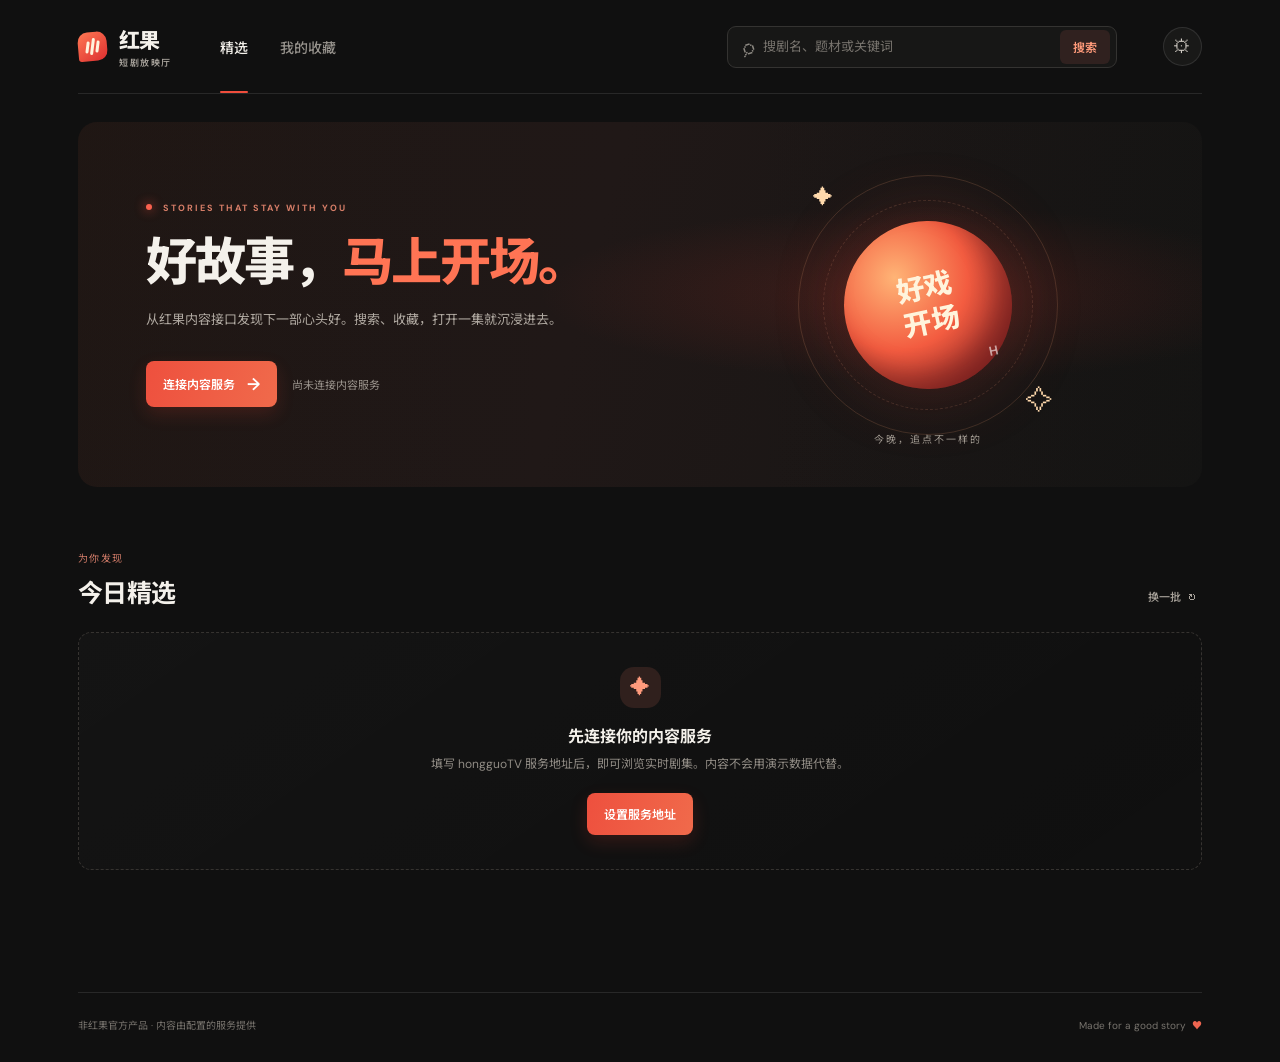
<file: index.html>
<!doctype html>
<html lang="zh-CN">
  <head>
    <meta charset="utf-8" />
    <meta name="viewport" content="width=device-width, initial-scale=1" />
    <meta name="theme-color" content="#101010" />
    <meta name="description" content="红果短剧 H5 浏览器：搜索、发现、收藏和观看。" />
    <title>红果 · 短剧放映厅</title>
    <link rel="preconnect" href="https://fonts.googleapis.com" />
    <link rel="preconnect" href="https://fonts.gstatic.com" crossorigin />
    <link href="https://fonts.googleapis.com/css2?family=DM+Sans:wght@400;500;600;700&family=Noto+Sans+SC:wght@400;500;600;700;800&display=swap" rel="stylesheet" />
    <link rel="stylesheet" href="styles.css" />
    <script src="app.js" defer></script>
  </head>
  <body>
    <div class="app-shell">
      <header class="topbar">
        <a class="brand" href="#home" aria-label="红果首页">
          <span class="brand-mark" aria-hidden="true"><i></i><i></i><i></i></span>
          <span>红果<span class="brand-sub">短剧放映厅</span></span>
        </a>
        <nav class="main-nav" aria-label="主导航">
          <button class="nav-link active" data-view="home">精选</button>
          <button class="nav-link" data-view="favorites">我的收藏</button>
        </nav>
        <form class="search-form" id="search-form" role="search">
          <span class="search-icon" aria-hidden="true">⌕</span>
          <input id="search-input" type="search" placeholder="搜剧名、题材或关键词" autocomplete="off" />
          <button type="submit" class="search-submit">搜索</button>
        </form>
        <button class="icon-button settings-button" id="settings-open" aria-label="接口设置" title="接口设置">⚙</button>
      </header>

      <main>
        <section class="hero" id="hero">
          <div class="hero-copy">
            <div class="eyebrow"><span class="live-dot"></span> STORIES THAT STAY WITH YOU</div>
            <h1>好故事，<em>马上开场。</em></h1>
            <p>从红果内容接口发现下一部心头好。搜索、收藏，打开一集就沉浸进去。</p>
            <div class="hero-actions">
              <button class="button button-primary" id="hero-config">连接内容服务 <span aria-hidden="true">→</span></button>
              <span class="hero-note" id="connection-label">尚未连接内容服务</span>
            </div>
          </div>
          <div class="hero-art" aria-hidden="true">
            <div class="art-orbit orbit-one"></div><div class="art-orbit orbit-two"></div>
            <div class="art-disc"><span>好戏<br />开场</span><b>H</b></div>
            <span class="spark spark-one">✦</span><span class="spark spark-two">✧</span>
            <div class="art-caption">今晚，追点不一样的</div>
          </div>
        </section>

        <section class="content-section" id="catalog-section">
          <div class="section-heading">
            <div><span class="section-kicker" id="section-kicker">为你发现</span><h2 id="section-title">今日精选</h2></div>
            <div class="section-tools"><span id="result-count" class="result-count"></span><button class="text-button" id="refresh-button">换一批 <span aria-hidden="true">↻</span></button></div>
          </div>
          <div class="status-panel" id="status-panel">
            <div class="status-icon">✦</div>
            <h3>先连接你的内容服务</h3>
            <p>填写 hongguoTV 服务地址后，即可浏览实时剧集。内容不会用演示数据代替。</p>
            <button class="button button-primary" id="empty-config">设置服务地址</button>
          </div>
          <div class="series-grid" id="series-grid" aria-live="polite"></div>
          <div class="pagination"><button class="button button-secondary hidden" id="load-more">加载更多</button></div>
        </section>
      </main>

      <footer class="footer"><span>非红果官方产品 · 内容由配置的服务提供</span><span>Made for a good story <b>♥</b></span></footer>
    </div>

    <dialog class="dialog settings-dialog" id="settings-dialog">
      <form method="dialog" class="dialog-close-form"><button class="icon-button close-button" aria-label="关闭">×</button></form>
      <div class="dialog-kicker">CONTENT CONNECTION</div>
      <h2>连接内容服务</h2>
      <p class="dialog-intro">填写 hongguoTV bridge 的地址。服务和此页面不必在同一台设备，但浏览器必须能访问服务。</p>
      <form id="settings-form" class="settings-form">
        <label for="base-url">服务地址</label>
        <input id="base-url" type="url" placeholder="http://192.168.1.10:8787" required />
        <label for="access-token">访问口令 <span>（如服务已设置）</span></label>
        <input id="access-token" type="password" placeholder="可留空" autocomplete="current-password" />
        <p class="settings-hint">地址填写到端口即可，不要添加末尾斜杠。口令仅保存在当前浏览器。</p>
        <div class="settings-error" id="settings-error" role="alert"></div>
        <div class="dialog-actions"><button type="button" class="button button-secondary" id="test-connection">测试连接</button><button type="submit" class="button button-primary">保存并浏览</button></div>
      </form>
      <div class="cors-note"><strong>浏览器跨域提示</strong><br />如果服务地址可访问但浏览器显示 CORS / Failed to fetch，需在 bridge 同源部署页面，或由服务端允许此页面来源。不要通过公开代理转发带口令的请求。</div>
    </dialog>

    <dialog class="dialog detail-dialog" id="detail-dialog">
      <form method="dialog" class="dialog-close-form"><button class="icon-button close-button" aria-label="关闭详情">×</button></form>
      <div id="detail-content"></div>
    </dialog>

    <dialog class="dialog player-dialog" id="player-dialog">
      <form method="dialog" class="dialog-close-form"><button class="icon-button close-button player-close" aria-label="关闭播放器">×</button></form>
      <div class="player-title" id="player-title"></div>
      <video id="video-player" controls playsinline preload="metadata"></video>
      <p class="player-message" id="player-message"></p>
    </dialog>

    <div class="toast" id="toast" role="status" aria-live="polite"></div>
  </body>
</html>
</file>
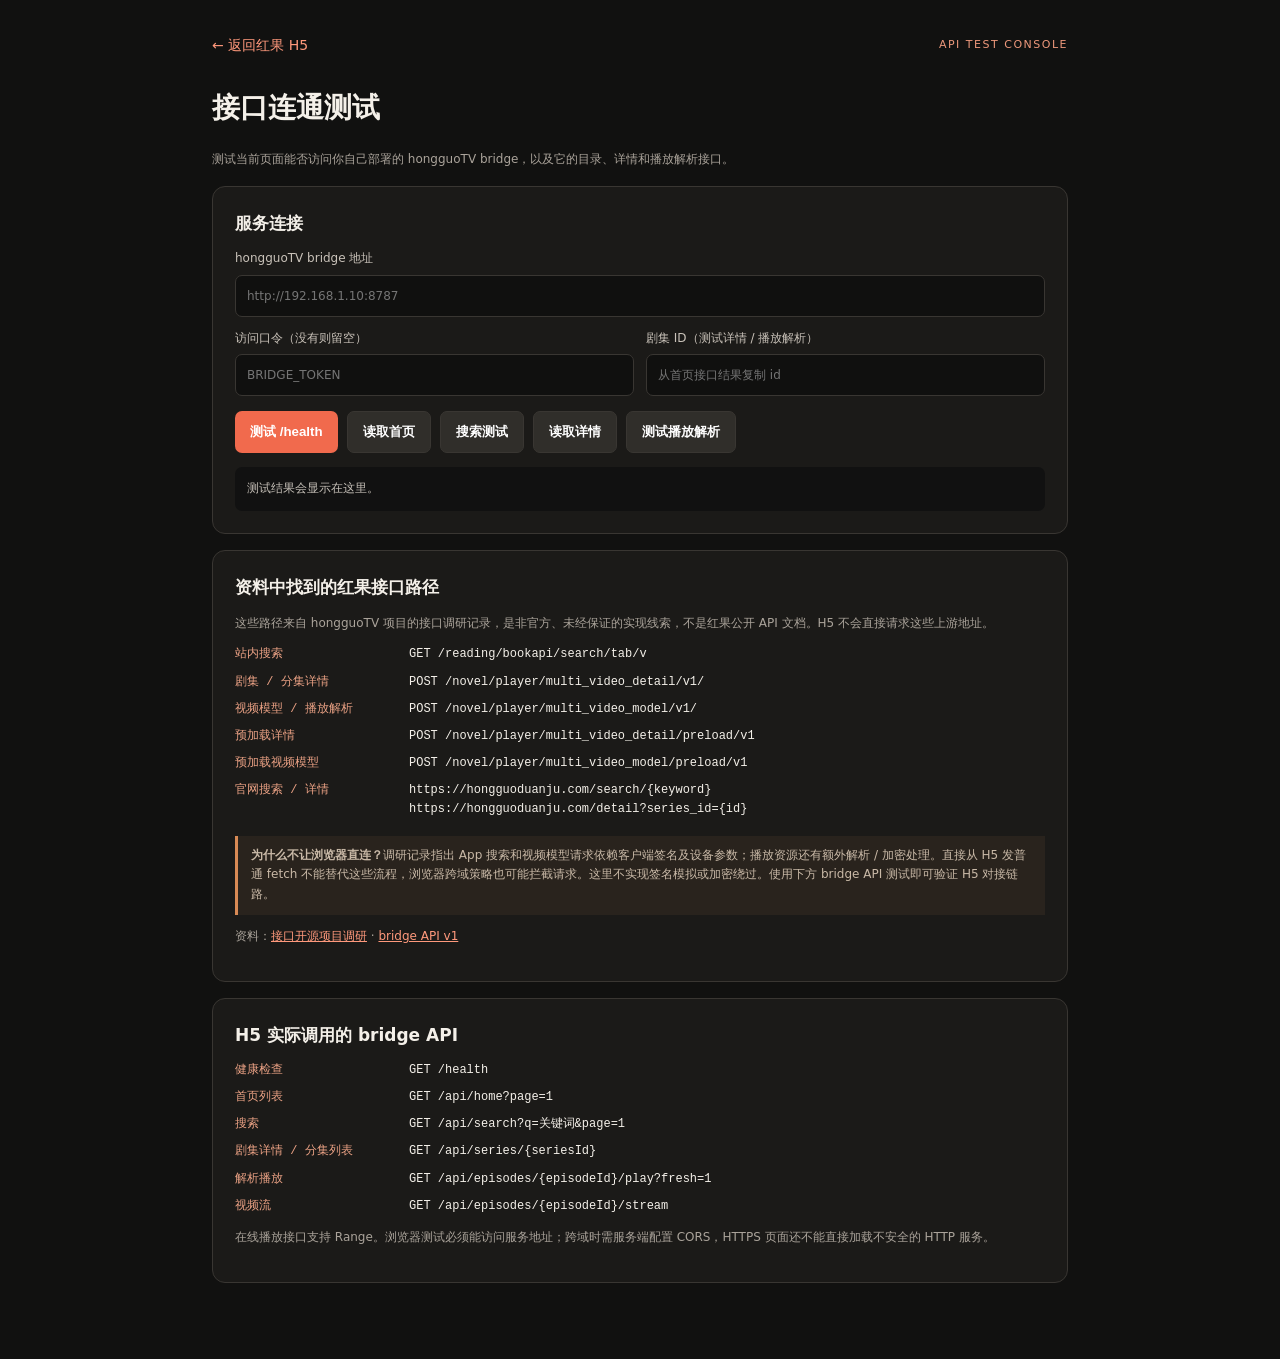
<file: api-test.html>
<!doctype html>
<html lang="zh-CN">
<head>
  <meta charset="utf-8">
  <meta name="viewport" content="width=device-width, initial-scale=1">
  <meta name="theme-color" content="#101010">
  <title>红果 H5 · 接口测试</title>
  <style>
    :root{color-scheme:dark;--bg:#111110;--panel:#1b1a18;--line:#393632;--text:#f4f0e9;--muted:#aaa39a;--accent:#f16a4d}*{box-sizing:border-box}body{margin:0;background:var(--bg);color:var(--text);font:14px/1.65 system-ui,-apple-system,"Noto Sans SC",sans-serif}.wrap{max-width:900px;margin:0 auto;padding:34px 22px 60px}a{color:#ff997c}.top{display:flex;justify-content:space-between;align-items:center;margin-bottom:28px}.top a{text-decoration:none}.tag{font-size:11px;letter-spacing:1.5px;color:#ed987b}.card{background:var(--panel);border:1px solid var(--line);border-radius:13px;padding:22px;margin:16px 0}.card h2{font-size:17px;margin:0 0 12px}.muted{color:var(--muted);font-size:12px}.form{display:grid;grid-template-columns:1fr 1fr;gap:12px}.form label{display:flex;flex-direction:column;gap:6px;color:#c9c2b9;font-size:12px}.form label:first-child{grid-column:1/-1}input{width:100%;height:42px;border-radius:7px;border:1px solid var(--line);background:#10100f;color:var(--text);padding:0 11px;font:inherit}button{border:0;border-radius:7px;padding:11px 15px;background:var(--accent);color:white;font-weight:650;cursor:pointer}.buttons{display:flex;flex-wrap:wrap;gap:9px;margin-top:15px}.buttons button.secondary{background:#302e2a;border:1px solid var(--line)}.result{margin-top:14px;min-height:44px;background:#111;padding:12px;border-radius:7px;color:#c6c0b8;font-size:12px;white-space:pre-wrap;overflow-wrap:anywhere;max-height:380px;overflow:auto}.routes{display:grid;grid-template-columns:160px 1fr;gap:8px 14px;font:12px/1.6 ui-monospace,SFMono-Regular,Consolas,monospace}.routes span:nth-child(odd){color:#eaa184}.notice{border-left:3px solid #d88a55;padding:10px 13px;background:#29231d;color:#c9b9a7;font-size:12px}.ok{color:#91d6a5}.bad{color:#ff927f}@media(max-width:600px){.form{grid-template-columns:1fr}.form label:first-child{grid-column:auto}.routes{grid-template-columns:1fr;gap:2px}.routes span:nth-child(even){margin-bottom:9px}}
  </style>
</head>
<body>
  <main class="wrap">
    <div class="top"><a href="./">← 返回红果 H5</a><span class="tag">API TEST CONSOLE</span></div>
    <h1>接口连通测试</h1>
    <p class="muted">测试当前页面能否访问你自己部署的 hongguoTV bridge，以及它的目录、详情和播放解析接口。</p>

    <section class="card">
      <h2>服务连接</h2>
      <div class="form">
        <label>hongguoTV bridge 地址<input id="base" type="url" placeholder="http://192.168.1.10:8787"></label>
        <label>访问口令（没有则留空）<input id="token" type="password" autocomplete="current-password" placeholder="BRIDGE_TOKEN"></label>
        <label>剧集 ID（测试详情 / 播放解析）<input id="series" inputmode="numeric" placeholder="从首页接口结果复制 id"></label>
      </div>
      <div class="buttons"><button id="health">测试 /health</button><button class="secondary" id="home">读取首页</button><button class="secondary" id="search">搜索测试</button><button class="secondary" id="detail">读取详情</button><button class="secondary" id="resolve">测试播放解析</button></div>
      <div class="result" id="output" aria-live="polite">测试结果会显示在这里。</div>
    </section>

    <section class="card">
      <h2>资料中找到的红果接口路径</h2>
      <p class="muted">这些路径来自 hongguoTV 项目的接口调研记录，是非官方、未经保证的实现线索，不是红果公开 API 文档。H5 不会直接请求这些上游地址。</p>
      <div class="routes"><span>站内搜索</span><span>GET /reading/bookapi/search/tab/v</span><span>剧集 / 分集详情</span><span>POST /novel/player/multi_video_detail/v1/</span><span>视频模型 / 播放解析</span><span>POST /novel/player/multi_video_model/v1/</span><span>预加载详情</span><span>POST /novel/player/multi_video_detail/preload/v1</span><span>预加载视频模型</span><span>POST /novel/player/multi_video_model/preload/v1</span><span>官网搜索 / 详情</span><span>https://hongguoduanju.com/search/{keyword}<br>https://hongguoduanju.com/detail?series_id={id}</span></div>
      <p class="notice" style="margin-top:16px"><strong>为什么不让浏览器直连？</strong>调研记录指出 App 搜索和视频模型请求依赖客户端签名及设备参数；播放资源还有额外解析 / 加密处理。直接从 H5 发普通 fetch 不能替代这些流程，浏览器跨域策略也可能拦截请求。这里不实现签名模拟或加密绕过。使用下方 bridge API 测试即可验证 H5 对接链路。</p>
      <p class="muted">资料：<a href="https://github.com/N3urda/hongguoTV/blob/main/docs/research/2026-09-21-hongguo-open-source.md" target="_blank" rel="noreferrer">接口开源项目调研</a> · <a href="https://github.com/N3urda/hongguoTV/blob/main/docs/API.md" target="_blank" rel="noreferrer">bridge API v1</a></p>
    </section>
    <section class="card"><h2>H5 实际调用的 bridge API</h2><div class="routes"><span>健康检查</span><span>GET /health</span><span>首页列表</span><span>GET /api/home?page=1</span><span>搜索</span><span>GET /api/search?q=关键词&amp;page=1</span><span>剧集详情 / 分集列表</span><span>GET /api/series/{seriesId}</span><span>解析播放</span><span>GET /api/episodes/{episodeId}/play?fresh=1</span><span>视频流</span><span>GET /api/episodes/{episodeId}/stream</span></div><p class="muted">在线播放接口支持 Range。浏览器测试必须能访问服务地址；跨域时需服务端配置 CORS，HTTPS 页面还不能直接加载不安全的 HTTP 服务。</p></section>
  </main>
<script>
(() => {
  const $ = (id) => document.getElementById(id);
  const output = $('output');
  const saved = (() => { try { return JSON.parse(localStorage.getItem('hongguo-h5-settings-v1') || '{}'); } catch { return {}; } })();
  $('base').value = saved.baseUrl || '';
  $('token').value = saved.token || '';
  const base = () => { const url = $('base').value.trim().replace(/\/+$/, ''); if (!/^https?:\/\/[a-z\d.\-\[\]:]+(?::\d+)?$/i.test(url)) throw new Error('请输入完整服务地址，例如 http://192.168.1.10:8787'); return url; };
  async function call(path) {
    const token = $('token').value.trim();
    const response = await fetch(base() + path, { headers: token ? { Authorization: `Bearer ${token}` } : {} });
    const type = response.headers.get('content-type') || '';
    const data = type.includes('json') ? await response.json() : await response.text();
    if (!response.ok) throw new Error(data?.error || `HTTP ${response.status}`);
    try { localStorage.setItem('hongguo-h5-settings-v1', JSON.stringify({ baseUrl: base(), token })); } catch {}
    return data;
  }
  async function run(label, action) {
    output.className = 'result'; output.textContent = `${label} 请求中…`;
    try { const data = await action(); output.innerHTML = '<span class="ok">✓ 请求成功</span>\n' + escapeHtml(JSON.stringify(data, null, 2)); }
    catch (error) { output.innerHTML = '<span class="bad">✕ 请求失败</span>\n' + escapeHtml(error instanceof TypeError ? '浏览器无法读取服务：检查地址、网络、HTTPS/HTTP 混合内容和服务端 CORS。' : error.message); }
  }
  function escapeHtml(text) { return String(text).replace(/[&<>"']/g, (c) => ({'&':'&amp;','<':'&lt;','>':'&gt;','"':'&quot;',"'":'&#39;'}[c])); }
  $('health').onclick = () => run('健康检查', () => call('/health'));
  $('home').onclick = () => run('首页目录', () => call('/api/home?page=1'));
  $('search').onclick = () => { const q = prompt('输入搜索关键词'); if (q?.trim()) run('搜索目录', () => call(`/api/search?q=${encodeURIComponent(q.trim())}&page=1`)); };
  $('detail').onclick = () => { const id = $('series').value.trim(); if (!id) { output.textContent = '请先填写剧集 ID。'; return; } run('剧集详情', () => call(`/api/series/${encodeURIComponent(id)}`)); };
  $('resolve').onclick = async () => {
    const id = prompt('输入 episode ID（可先读取详情并复制 episodes[].id）');
    if (!id?.trim()) return;
    run('播放地址解析（仅检查 JSON，不下载视频）', () => call(`/api/episodes/${encodeURIComponent(id.trim())}/play?fresh=1`));
  };
})();
</script>
</body>
</html>
</file>
<file: styles.css>
:root{color-scheme:dark;--bg:#101010;--panel:#181817;--panel-soft:#20201e;--text:#f4f1eb;--muted:#a19d96;--line:rgba(255,255,255,.1);--red:#f04d3c;--orange:#ff7954;--gold:#ffbf76;--font:'DM Sans','Noto Sans SC',sans-serif}*{box-sizing:border-box}html{scroll-behavior:smooth}body{margin:0;background:var(--bg);color:var(--text);font-family:var(--font);-webkit-font-smoothing:antialiased}.app-shell{max-width:1512px;margin:0 auto;padding:0 6.1%}.topbar{height:94px;display:flex;align-items:center;gap:46px;border-bottom:1px solid var(--line)}.brand{display:flex;align-items:center;gap:12px;color:var(--text);font-size:21px;font-weight:800;letter-spacing:-.7px;text-decoration:none;white-space:nowrap}.brand-sub{display:block;color:#a6a19a;font-size:9px;letter-spacing:1.55px;font-weight:600;margin-top:1px}.brand-mark{width:29px;height:29px;border-radius:10px 10px 10px 3px;background:linear-gradient(145deg,#ff7954,#dc2e2f);display:flex;align-items:center;justify-content:center;gap:2px;transform:rotate(-5deg)}.brand-mark i{width:3px;height:12px;background:#fff2dc;border-radius:4px;transform:rotate(12deg)}.brand-mark i:nth-child(2){height:17px}.main-nav{height:100%;display:flex;align-items:center;gap:28px}.nav-link{height:100%;position:relative;padding:0 2px;background:none;border:0;color:#96928c;font:500 14px var(--font);cursor:pointer}.nav-link:hover,.nav-link.active{color:var(--text)}.nav-link.active:after{content:'';position:absolute;bottom:0;left:2px;right:2px;height:2px;background:var(--red);border-radius:3px}.search-form{height:42px;width:min(34vw,390px);margin-left:auto;border:1px solid #343331;border-radius:9px;display:flex;align-items:center;padding:0 6px 0 13px;background:#171716}.search-icon{color:#8f8b84;font-size:24px;line-height:1;margin-right:8px;transform:rotate(-18deg)}.search-form input{flex:1;min-width:0;background:transparent;border:0;outline:0;color:var(--text);font:13px var(--font)}.search-form input::placeholder{color:#77736d}.search-submit{border:0;border-radius:6px;padding:8px 13px;background:#30211f;color:#ff9a7a;font:600 12px var(--font);cursor:pointer}.icon-button{width:39px;height:39px;border:1px solid var(--line);border-radius:50%;background:#191918;color:#d0cbc3;font-size:18px;cursor:pointer;flex:none}.icon-button:hover{border-color:#77716a;color:white}.hero{height:365px;margin:28px 0 59px;border-radius:19px;overflow:hidden;position:relative;padding:54px 6%;display:flex;align-items:center;background:radial-gradient(ellipse at 75% 47%,rgba(159,47,37,.28),transparent 32%),linear-gradient(105deg,#201714 0%,#201817 45%,#151514 100%)}.hero:before{content:'';position:absolute;inset:0;background:linear-gradient(90deg,rgba(18,16,15,.05),transparent 58%,rgba(16,16,16,.22));pointer-events:none}.hero-copy{position:relative;z-index:2;max-width:570px}.eyebrow,.dialog-kicker{font-size:9px;letter-spacing:2px;color:#d77e68;font-weight:700}.live-dot{display:inline-block;width:6px;height:6px;margin:0 7px 1px 0;border-radius:50%;background:#fa614e;box-shadow:0 0 11px #f04d3c}.hero h1{font-size:clamp(35px,4vw,55px);line-height:1.18;letter-spacing:-2px;margin:19px 0 14px;font-weight:800}.hero h1 em{font-style:normal;color:#ff7454}.hero-copy>p{max-width:445px;color:#b1aaa2;font-size:13px;line-height:1.9;margin:0}.hero-actions{display:flex;align-items:center;gap:15px;margin-top:28px}.button{border:0;border-radius:8px;padding:12px 17px;font:600 12px var(--font);cursor:pointer;transition:transform .18s,background .18s}.button:hover{transform:translateY(-1px)}.button-primary{background:linear-gradient(105deg,#ee503e,#f06a4b);color:white;box-shadow:0 7px 18px rgba(235,66,52,.16)}.button-secondary{background:#292826;border:1px solid var(--line);color:#e6e1d9}.button span{margin-left:9px;font-size:17px;vertical-align:-1px}.hero-note{color:#99928b;font-size:11px}.hero-art{position:absolute;right:11%;top:50%;width:300px;height:300px;transform:translateY(-50%)}.art-orbit{position:absolute;border:1px solid rgba(255,167,122,.16);border-radius:50%;left:50%;top:50%;transform:translate(-50%,-50%)}.orbit-one{width:260px;height:260px}.orbit-two{width:210px;height:210px;border-style:dashed;animation:rotate 40s linear infinite}.art-disc{position:absolute;width:168px;height:168px;left:50%;top:50%;transform:translate(-50%,-50%) rotate(-12deg);border-radius:50%;background:radial-gradient(circle at 34% 30%,#ffb476,#f35c40 45%,#8f2727 83%);box-shadow:0 0 70px rgba(237,73,55,.25),inset -12px -18px 22px rgba(69,14,14,.34);display:flex;justify-content:center;align-items:center;text-align:center;color:#fff4dc;font-weight:800;font-size:28px;line-height:1.25}.art-disc b{position:absolute;right:24px;bottom:17px;font-size:13px;color:rgba(255,255,255,.58);letter-spacing:1px}.spark{position:absolute;color:#ffd9ac}.spark-one{top:29px;left:35px;font-size:20px}.spark-two{right:25px;bottom:37px;font-size:27px}.art-caption{position:absolute;bottom:9px;left:50%;transform:translateX(-50%);white-space:nowrap;font-size:10px;letter-spacing:2px;color:#a19a91}.content-section{min-height:320px}.section-heading{display:flex;justify-content:space-between;align-items:flex-end;margin-bottom:22px}.section-kicker{color:#d27c69;font-size:10px;letter-spacing:1.4px}.section-heading h2{margin:6px 0 0;font-size:25px;letter-spacing:-.6px}.section-tools{display:flex;align-items:center;gap:20px;padding-bottom:3px}.result-count{font-size:11px;color:#77736d}.text-button{background:none;border:0;color:#aaa49c;font:500 11px var(--font);cursor:pointer}.text-button span{font-size:16px;margin-left:4px}.text-button:hover{color:#ff987c}.series-grid{display:grid;grid-template-columns:repeat(6,minmax(0,1fr));gap:26px 17px}.series-card{min-width:0;cursor:pointer;outline:none}.poster-wrap{position:relative;aspect-ratio: .78;border-radius:10px;overflow:hidden;background:linear-gradient(145deg,#34302c,#171615);border:1px solid rgba(255,255,255,.06);transition:transform .22s,border-color .22s,box-shadow .22s}.series-card:hover .poster-wrap,.series-card:focus-visible .poster-wrap{transform:translateY(-4px);border-color:rgba(255,117,82,.6);box-shadow:0 12px 27px rgba(0,0,0,.35)}.poster{width:100%;height:100%;object-fit:cover;display:block}.poster-placeholder{height:100%;display:flex;align-items:center;justify-content:center;color:#ff9878;font-size:35px;font-weight:800;background:radial-gradient(ellipse at 40% 35%,#54342e,#211b19 70%)}.poster-gradient{position:absolute;inset:45% 0 0;background:linear-gradient(transparent,rgba(0,0,0,.76))}.poster-badge{position:absolute;top:9px;left:9px;max-width:calc(100% - 18px);overflow:hidden;text-overflow:ellipsis;white-space:nowrap;border-radius:4px;padding:4px 6px;background:rgba(14,13,13,.74);color:#ffc19f;font-size:9px;backdrop-filter:blur(8px)}.favorite-toggle{position:absolute;right:8px;top:8px;width:29px;height:29px;border:1px solid rgba(255,255,255,.2);border-radius:50%;background:rgba(10,10,10,.58);color:#eee;font-size:16px;cursor:pointer;opacity:0;transition:opacity .15s}.series-card:hover .favorite-toggle,.series-card:focus-within .favorite-toggle,.favorite-toggle.is-favorite{opacity:1}.favorite-toggle.is-favorite{color:#ff775e}.card-title{font-size:13px;font-weight:600;white-space:nowrap;overflow:hidden;text-overflow:ellipsis;margin:11px 1px 5px}.card-meta{font-size:10px;color:#918c85;white-space:nowrap;overflow:hidden;text-overflow:ellipsis;margin:0 1px}.card-description{position:absolute;left:0;right:0;bottom:0;padding:16px 10px 9px;color:#fff;font-size:10px;line-height:1.5;opacity:0;transition:opacity .18s;pointer-events:none}.series-card:hover .card-description{opacity:1}.poster-fade{position:absolute;inset:55% 0 0;background:linear-gradient(transparent,rgba(0,0,0,.82));opacity:0;transition:opacity .18s;pointer-events:none}.series-card:hover .poster-fade{opacity:1}.status-panel{min-height:238px;border:1px dashed #363330;border-radius:13px;display:flex;align-items:center;justify-content:center;flex-direction:column;text-align:center;padding:30px;background:linear-gradient(145deg,rgba(255,255,255,.018),transparent)}.status-icon{width:41px;height:41px;border-radius:14px;display:grid;place-items:center;background:#30201d;color:#ff9a7c;font-size:20px}.status-panel h3{margin:15px 0 7px;font-size:16px}.status-panel p{max-width:420px;color:#918c85;font-size:12px;line-height:1.8;margin:0 0 18px}.pagination{display:flex;justify-content:center;min-height:70px;align-items:center}.hidden{display:none!important}.footer{border-top:1px solid var(--line);margin-top:52px;padding:24px 0 30px;display:flex;justify-content:space-between;color:#77736d;font-size:10px}.footer b{color:#ed6550;margin-left:3px}.dialog{padding:30px;background:#1a1918;color:var(--text);border:1px solid #393633;border-radius:16px;width:min(500px,calc(100vw - 30px));max-height:88vh;overflow:auto;box-shadow:0 25px 90px rgba(0,0,0,.65)}.dialog::backdrop{background:rgba(0,0,0,.78);backdrop-filter:blur(6px)}.dialog-close-form{position:absolute;right:17px;top:17px}.close-button{font-size:24px;background:#242321}.settings-dialog{position:relative}.settings-dialog h2{font-size:25px;margin:10px 0 8px}.dialog-intro{font-size:12px;line-height:1.8;color:#a29d95;margin:0 0 23px}.settings-form{display:flex;flex-direction:column}.settings-form label{font-size:11px;color:#d3cec6;font-weight:600;margin:0 0 8px}.settings-form label:not(:first-child){margin-top:15px}.settings-form label span{font-weight:400;color:#88837d}.settings-form input{height:43px;background:#111;border:1px solid #3b3936;border-radius:7px;padding:0 12px;color:white;font:12px var(--font);outline:none}.settings-form input:focus{border-color:#e35b46}.settings-hint{margin:8px 0 0;color:#827d76;font-size:10px;line-height:1.7}.settings-error{min-height:17px;color:#ff8775;font-size:11px;margin-top:9px}.dialog-actions{display:flex;justify-content:space-between;gap:10px;margin-top:12px}.cors-note{margin-top:20px;padding:12px;border-radius:8px;background:#24211e;color:#99928b;font-size:10px;line-height:1.8}.cors-note strong{color:#e6b28f}.detail-dialog{width:min(820px,calc(100vw - 28px));position:relative;padding:27px 30px 32px}.detail-hero{display:grid;grid-template-columns:170px 1fr;gap:25px;padding:6px 28px 22px 0}.detail-cover{width:170px;aspect-ratio:.78;object-fit:cover;border-radius:9px;background:#292522}.detail-cover-placeholder{width:170px;aspect-ratio:.78;border-radius:9px;display:grid;place-items:center;font-size:42px;color:#ff9a7c;background:linear-gradient(145deg,#4b3029,#1c1917)}.detail-badge{font-size:10px;letter-spacing:.7px;color:#f28a6c}.detail-title{font-size:27px;line-height:1.25;margin:8px 0}.detail-tags{font-size:11px;color:#aaa49c;margin:0 0 12px}.detail-desc{font-size:12px;line-height:1.9;color:#b5afa7;margin:0;white-space:pre-line}.detail-actions{display:flex;gap:9px;margin-top:18px}.episode-heading{display:flex;justify-content:space-between;align-items:center;margin:8px 0 13px}.episode-heading h3{font-size:15px;margin:0}.episode-heading span{font-size:10px;color:#969089}.episode-list{display:grid;grid-template-columns:repeat(8,minmax(0,1fr));gap:8px;max-height:230px;overflow:auto;padding:2px 3px 4px}.episode-button{background:#252422;border:1px solid #393734;color:#ddd8d0;border-radius:6px;height:39px;font:11px var(--font);cursor:pointer}.episode-button:hover{border-color:#ed7155;color:#ff987b}.player-dialog{position:relative;width:min(1000px,calc(100vw - 24px));padding:24px;background:#111}.player-title{padding:0 45px 13px 0;font-size:14px;font-weight:600}.player-dialog video{display:block;width:100%;max-height:70vh;background:#050505;border-radius:7px}.player-message{font-size:11px;color:#aaa49c;margin:10px 0 0}.toast{position:fixed;left:50%;bottom:26px;z-index:10;transform:translate(-50%,20px);padding:11px 17px;border-radius:8px;background:#30221f;border:1px solid rgba(255,124,91,.25);color:#ffe7d9;font-size:11px;opacity:0;pointer-events:none;transition:all .2s}.toast.show{opacity:1;transform:translate(-50%,0)}@keyframes rotate{to{transform:translate(-50%,-50%) rotate(360deg)}}@media(max-width:1050px){.app-shell{padding:0 4%}.topbar{gap:26px}.series-grid{grid-template-columns:repeat(5,minmax(0,1fr))}.hero-art{right:6%}}@media(max-width:760px){.app-shell{padding:0 18px}.topbar{height:auto;min-height:75px;flex-wrap:wrap;gap:0;padding:15px 0 13px}.brand{font-size:18px}.brand-mark{width:26px;height:26px}.main-nav{margin-left:auto;gap:18px;height:35px}.nav-link{font-size:12px}.settings-button{margin-left:12px;width:34px;height:34px}.search-form{order:3;margin:13px 0 0;width:100%;height:40px}.hero{height:350px;margin:18px 0 42px;padding:32px 25px;align-items:flex-start}.hero-copy{padding-top:10px}.hero h1{max-width:340px;font-size:39px}.hero-copy>p{max-width:330px;font-size:12px}.hero-art{width:190px;height:190px;right:-10px;top:auto;bottom:4px;transform:none;opacity:.72}.orbit-one{width:174px;height:174px}.orbit-two{width:139px;height:139px}.art-disc{width:112px;height:112px;font-size:20px}.art-caption{font-size:8px;bottom:-2px}.spark-one{top:8px;left:16px}.spark-two{right:8px;bottom:12px}.section-heading h2{font-size:22px}.series-grid{grid-template-columns:repeat(3,minmax(0,1fr));gap:20px 11px}.poster-badge{font-size:8px;top:6px;left:6px}.card-title{font-size:12px;margin-top:8px}.card-meta{font-size:9px}.favorite-toggle{opacity:1;width:26px;height:26px}.footer{margin-top:34px;gap:12px;font-size:9px}.detail-hero{grid-template-columns:112px 1fr;gap:15px;padding-right:10px}.detail-cover,.detail-cover-placeholder{width:112px}.detail-title{font-size:21px}.detail-desc{font-size:11px;max-height:100px;overflow:auto}.detail-dialog{padding:23px 17px}.episode-list{grid-template-columns:repeat(5,minmax(0,1fr));gap:6px}.dialog-actions{flex-wrap:wrap}.dialog-actions .button{flex:1}.hero-note{font-size:9px}}@media(max-width:390px){.series-grid{grid-template-columns:repeat(2,minmax(0,1fr))}.hero h1{font-size:34px}.hero-art{right:-40px;opacity:.55}.hero-actions{gap:9px}.hero-actions .button{padding:11px 12px}.section-tools{gap:7px}.section-heading h2{font-size:20px}}@media(prefers-reduced-motion:reduce){*,*::before,*::after{scroll-behavior:auto!important;animation-duration:.01ms!important;transition-duration:.01ms!important}}
</file>
